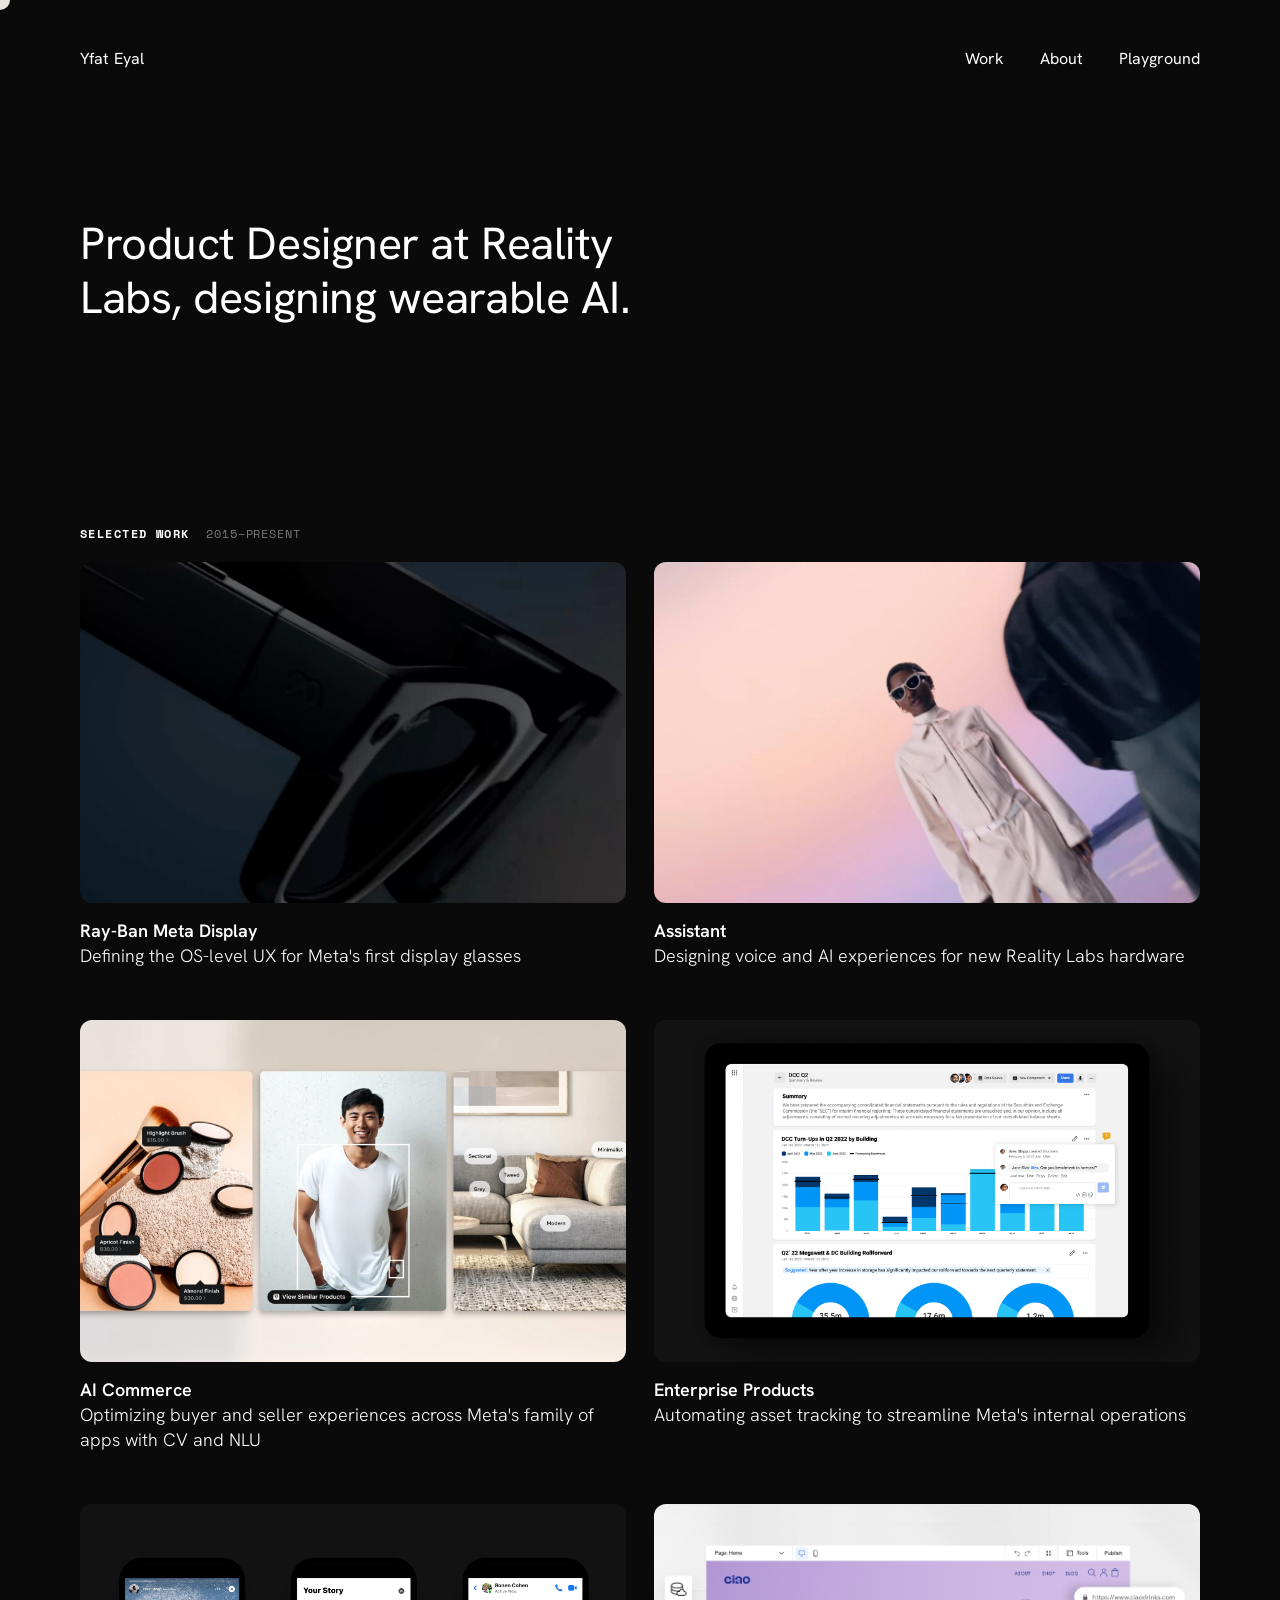
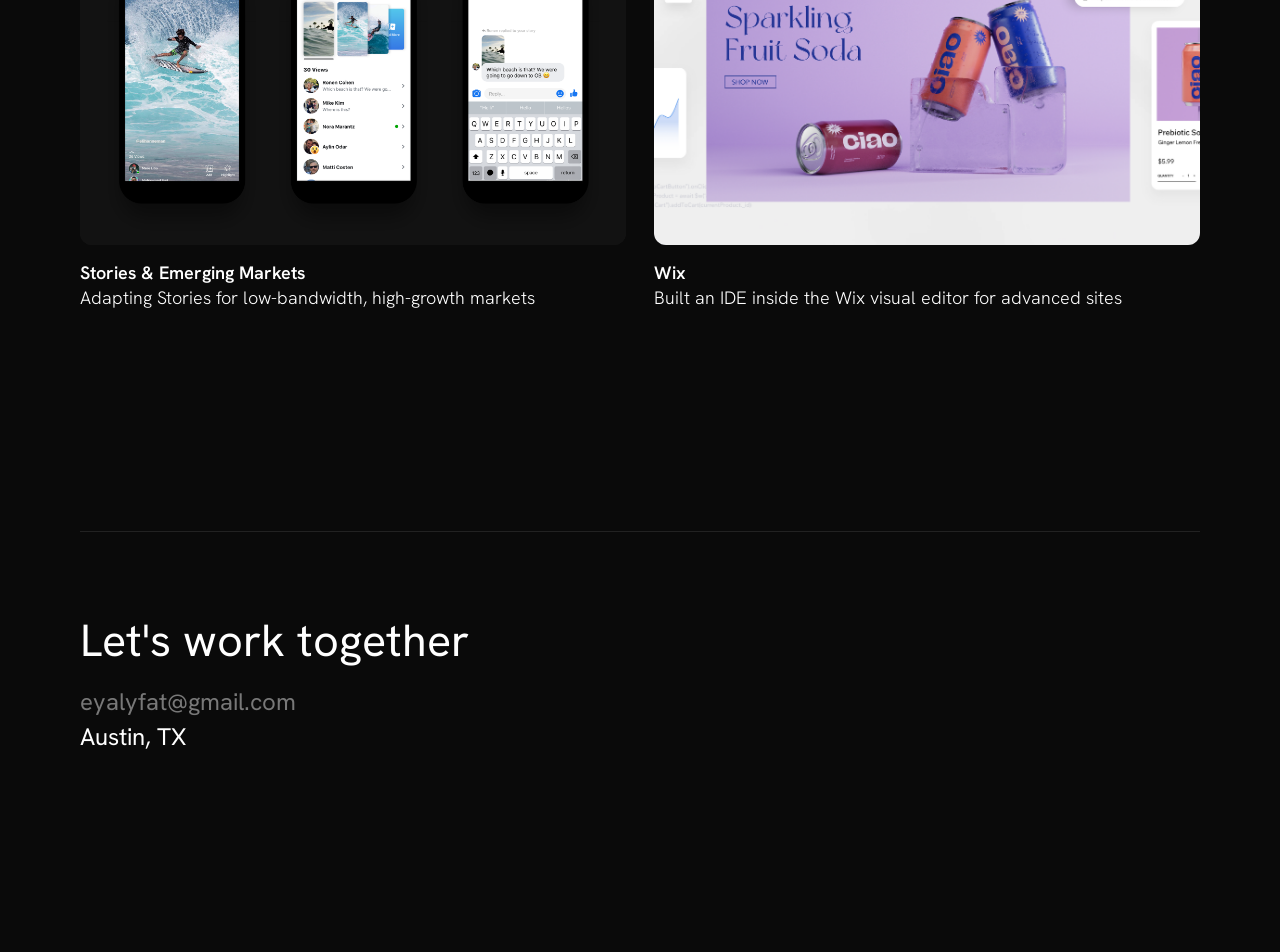
<file: index.html>
<!DOCTYPE html>
<html lang="en">
<head>
<meta charset="UTF-8">
<meta name="viewport" content="width=device-width, initial-scale=1.0">
<title>Yfat Eyal — Product Designer</title>
<link rel="icon" href='data:image/svg+xml,<svg xmlns="http://www.w3.org/2000/svg" viewBox="0 0 100 100"><text y=".9em" font-size="90">🌵</text></svg>'>
<link rel="preconnect" href="https://fonts.googleapis.com">
<link rel="preconnect" href="https://fonts.gstatic.com" crossorigin>
<link href="https://fonts.googleapis.com/css2?family=Hanken+Grotesk:wght@300;400;500;600;700&family=Space+Mono:wght@400;700&display=swap" rel="stylesheet">
<link rel="stylesheet" href="styles.css">
</head>
<body>

<!-- NAV -->
<nav id="nav">
  <a href="index.html" class="nav-name">Yfat Eyal</a>
  <div class="nav-links">
    <a href="index.html" class="nav-link">Work</a>
    <a href="about.html" class="nav-link">About</a>
    <a href="playground.html" class="nav-link">Playground</a>
  </div>
  <button class="nav-toggle" aria-label="Menu" aria-expanded="false">
    <span></span><span></span>
  </button>
</nav>

<!-- HERO -->
<section id="hero">
  <h1 class="hero-text">Product Designer at Reality Labs, designing wearable AI.</h1>
</section>

<!-- WORK -->
<section id="work">
  <div class="section-label">
    <span class="label-title">SELECTED WORK</span>
    <span class="label-date">2015–PRESENT</span>
  </div>

  <div class="work-grid">
    <div class="work-item" data-reveal>
      <div class="work-media">
        <video class="lazy-video" loop muted playsinline preload="none" poster="images/hn-poster.jpg"><source data-src="videos/hn.mp4" type="video/mp4"></video>
      </div>
      <h3 class="work-name">Ray-Ban Meta Display</h3>
      <p class="work-desc">Defining the OS-level UX for Meta's first display glasses</p>
    </div>

    <div class="work-item" data-reveal>
      <div class="work-media">
        <video class="lazy-video" loop muted playsinline preload="none" poster="images/shorter-poster.jpg"><source data-src="videos/shorter.mp4" type="video/mp4"></video>
      </div>
      <h3 class="work-name">Assistant</h3>
      <p class="work-desc">Designing voice and AI experiences for new Reality Labs hardware</p>
    </div>

    <div class="work-item" data-reveal>
      <div class="work-media">
        <img src="images/ai-commerce.webp" alt="AI Commerce" loading="lazy" decoding="async">
      </div>
      <h3 class="work-name">AI Commerce</h3>
      <p class="work-desc">Optimizing buyer and seller experiences across Meta's family of apps with CV and NLU</p>
    </div>

    <div class="work-item" data-reveal>
      <div class="work-media">
        <img src="images/enterprise.webp" alt="Enterprise Products" class="zoom" loading="lazy" decoding="async">
      </div>
      <h3 class="work-name">Enterprise Products</h3>
      <p class="work-desc">Automating asset tracking to streamline Meta's internal operations</p>
    </div>

    <div class="work-item" data-reveal>
      <div class="work-media">
        <img src="images/stories.webp" alt="Stories & Emerging Markets" loading="lazy" decoding="async">
      </div>
      <h3 class="work-name">Stories & Emerging Markets</h3>
      <p class="work-desc">Adapting Stories for low-bandwidth, high-growth markets</p>
    </div>

    <div class="work-item" data-reveal>
      <div class="work-media">
        <img src="images/wix.webp" alt="Wix" loading="lazy" decoding="async">
      </div>
      <h3 class="work-name">Wix</h3>
      <p class="work-desc">Built an IDE inside the Wix visual editor for advanced sites</p>
    </div>
  </div>
</section>

<!-- MODAL -->
<div id="modal" class="modal-overlay" onclick="if(event.target===this)closeModal()">
  <div class="modal-card">
    <button class="modal-close" onclick="closeModal()">&#x2715;</button>
    <div class="modal-hero" id="modal-hero"></div>
    <div class="modal-body">
      <h2 class="modal-title" id="modal-title"></h2>
      <div class="modal-meta">
        <div class="modal-meta-col">
          <span class="modal-label">Role</span>
          <span class="modal-value" id="modal-role"></span>
        </div>
        <div class="modal-meta-col">
          <span class="modal-label">Year</span>
          <span class="modal-value" id="modal-year"></span>
        </div>
        <div class="modal-meta-col" id="modal-platform-col" style="display:none">
          <span class="modal-label">Platform</span>
          <span class="modal-value" id="modal-platform"></span>
        </div>
      </div>
      <div class="modal-divider"></div>
      <div id="modal-sections"></div>
    </div>
  </div>
</div>

<!-- FOOTER -->
<footer id="footer">
  <div class="footer-top">
    <h2 class="footer-heading">Let's work together</h2>
    <a href="mailto:eyalyfat@gmail.com" class="footer-email">eyalyfat@gmail.com</a>
    <p class="footer-location">Austin, TX</p>
  </div>
</footer>

<div id="cursor-dot"><span class="cursor-label">VIEW</span></div>
<script src="cursor.js"></script>
<script src="app.js"></script>
<script src="nav.js"></script>
</body>
</html>
</file>
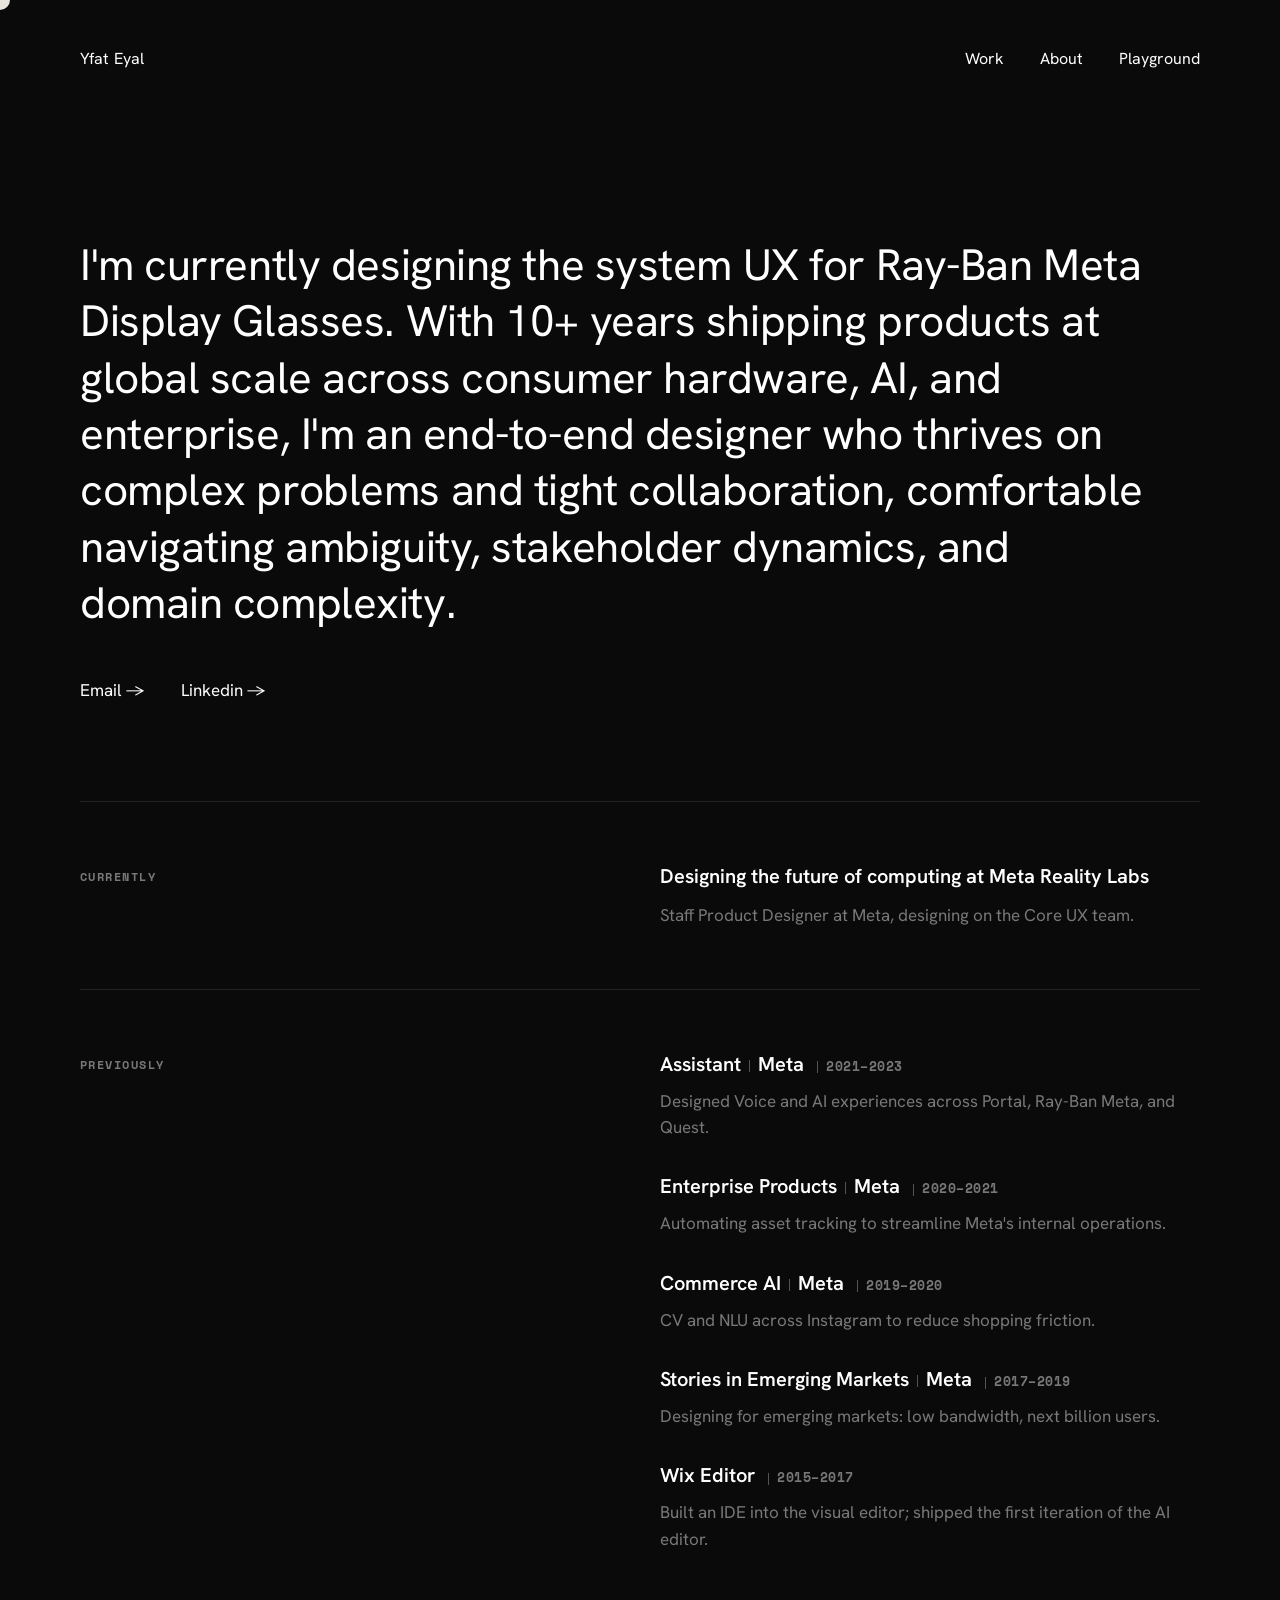
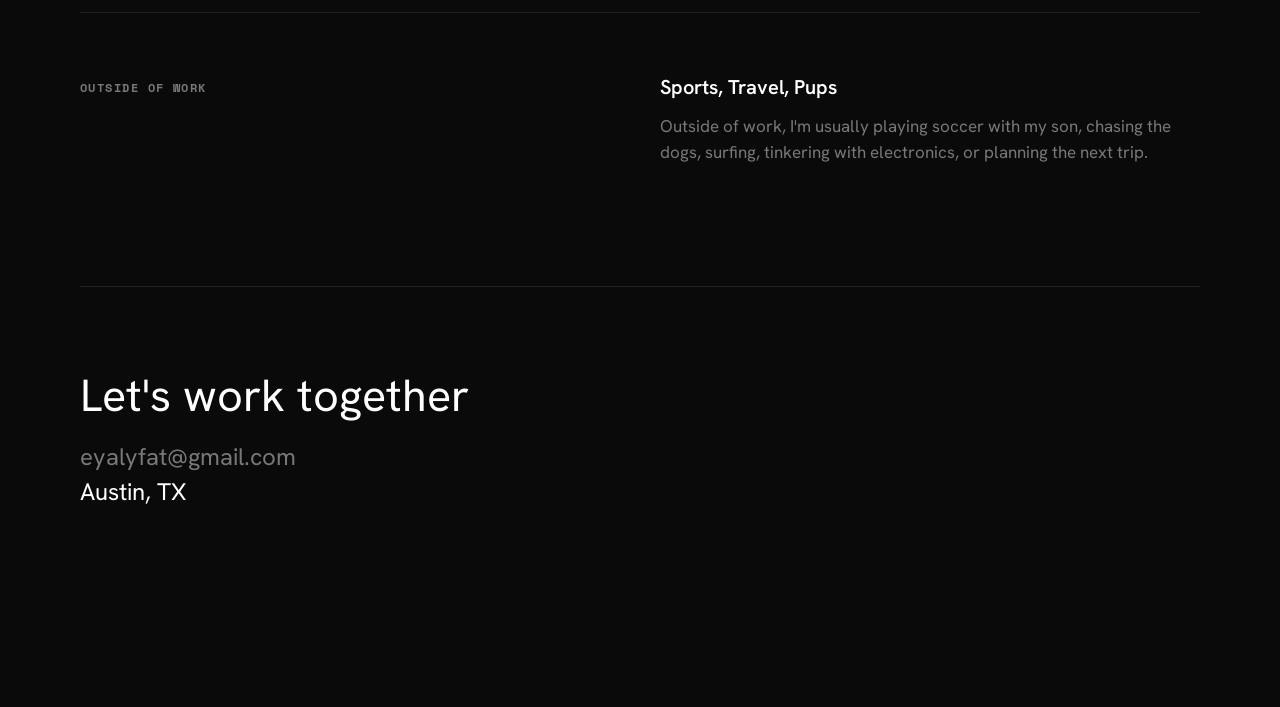
<file: about.html>
<!DOCTYPE html>
<html lang="en">
<head>
<meta charset="UTF-8">
<meta name="viewport" content="width=device-width, initial-scale=1.0">
<title>About — Yfat Eyal</title>
<link rel="icon" href='data:image/svg+xml,<svg xmlns="http://www.w3.org/2000/svg" viewBox="0 0 100 100"><text y=".9em" font-size="90">🌵</text></svg>'>
<link rel="preconnect" href="https://fonts.googleapis.com">
<link rel="preconnect" href="https://fonts.gstatic.com" crossorigin>
<link href="https://fonts.googleapis.com/css2?family=Hanken+Grotesk:wght@300;400;500;600;700&family=Space+Mono:wght@400;700&display=swap" rel="stylesheet">
<link rel="stylesheet" href="styles.css">
</head>
<body>

<!-- NAV -->
<nav id="nav">
  <a href="index.html" class="nav-name">Yfat Eyal</a>
  <div class="nav-links">
    <a href="index.html" class="nav-link">Work</a>
    <a href="about.html" class="nav-link">About</a>
    <a href="playground.html" class="nav-link">Playground</a>
  </div>
  <button class="nav-toggle" aria-label="Menu" aria-expanded="false">
    <span></span><span></span>
  </button>
</nav>

<!-- ABOUT -->
<section id="about">
  <h1 class="about-text">I'm currently designing the system UX for Ray-Ban Meta Display Glasses. With 10+ years shipping products at global scale across consumer hardware, AI, and enterprise, I'm an end-to-end designer who thrives on complex problems and tight collaboration, comfortable navigating ambiguity, stakeholder dynamics, and domain complexity.</h1>
  <div class="about-links">
    <a href="mailto:eyalyfat@gmail.com" class="about-link">Email →</a>
    <a href="https://www.linkedin.com/in/yfat-eyal-aa618156/" target="_blank" rel="noopener" class="about-link">Linkedin →</a>
  </div>
</section>

<!-- CURRENTLY -->
<section id="currently">
  <div class="currently-divider"></div>
  <div class="currently-grid">
    <div class="currently-label">CURRENTLY</div>
    <div class="currently-content">
      <h3 class="currently-title">Designing the future of computing at Meta Reality Labs</h3>
      <p class="currently-desc">Staff Product Designer at Meta, designing on the Core UX team.</p>
    </div>
  </div>
</section>

<!-- PREVIOUSLY -->
<section id="previously">
  <div class="currently-divider"></div>
  <div class="currently-grid">
    <div class="currently-label">PREVIOUSLY</div>
    <div class="currently-content">
      <div class="prev-item">
        <h3 class="currently-title">Assistant<span class="sep"></span>Meta <span class="prev-date"><span class="sep"></span>2021–2023</span></h3>
        <p class="currently-desc">Designed Voice and AI experiences across Portal, Ray-Ban Meta, and Quest.</p>
      </div>
      <div class="prev-item">
        <h3 class="currently-title">Enterprise Products<span class="sep"></span>Meta <span class="prev-date"><span class="sep"></span>2020–2021</span></h3>
        <p class="currently-desc">Automating asset tracking to streamline Meta's internal operations.</p>
      </div>
      <div class="prev-item">
        <h3 class="currently-title">Commerce AI<span class="sep"></span>Meta <span class="prev-date"><span class="sep"></span>2019–2020</span></h3>
        <p class="currently-desc">CV and NLU across Instagram to reduce shopping friction.</p>
      </div>
      <div class="prev-item">
        <h3 class="currently-title">Stories in Emerging Markets<span class="sep"></span>Meta <span class="prev-date"><span class="sep"></span>2017–2019</span></h3>
        <p class="currently-desc">Designing for emerging markets: low bandwidth, next billion users.</p>
      </div>
      <div class="prev-item">
        <h3 class="currently-title">Wix Editor <span class="prev-date"><span class="sep"></span>2015–2017</span></h3>
        <p class="currently-desc">Built an IDE into the visual editor; shipped the first iteration of the AI editor.</p>
      </div>
    </div>
  </div>
</section>

<!-- OUTSIDE OF WORK -->
<section id="outside">
  <div class="currently-divider"></div>
  <div class="currently-grid">
    <div class="currently-label">OUTSIDE OF WORK</div>
    <div class="currently-content">
      <h3 class="currently-title">Sports, Travel, Pups</h3>
      <p class="currently-desc">Outside of work, I'm usually playing soccer with my son, chasing the dogs, surfing, tinkering with electronics, or planning the next trip.</p>
    </div>
  </div>
</section>

<!-- FOOTER -->
<footer id="footer">
  <div class="footer-top">
    <h2 class="footer-heading">Let's work together</h2>
    <a href="mailto:eyalyfat@gmail.com" class="footer-email">eyalyfat@gmail.com</a>
    <p class="footer-location">Austin, TX</p>
  </div>
</footer>

<div id="cursor-dot"></div>
<script src="cursor.js"></script>
<script src="nav.js"></script>
</body>
</html>
</file>
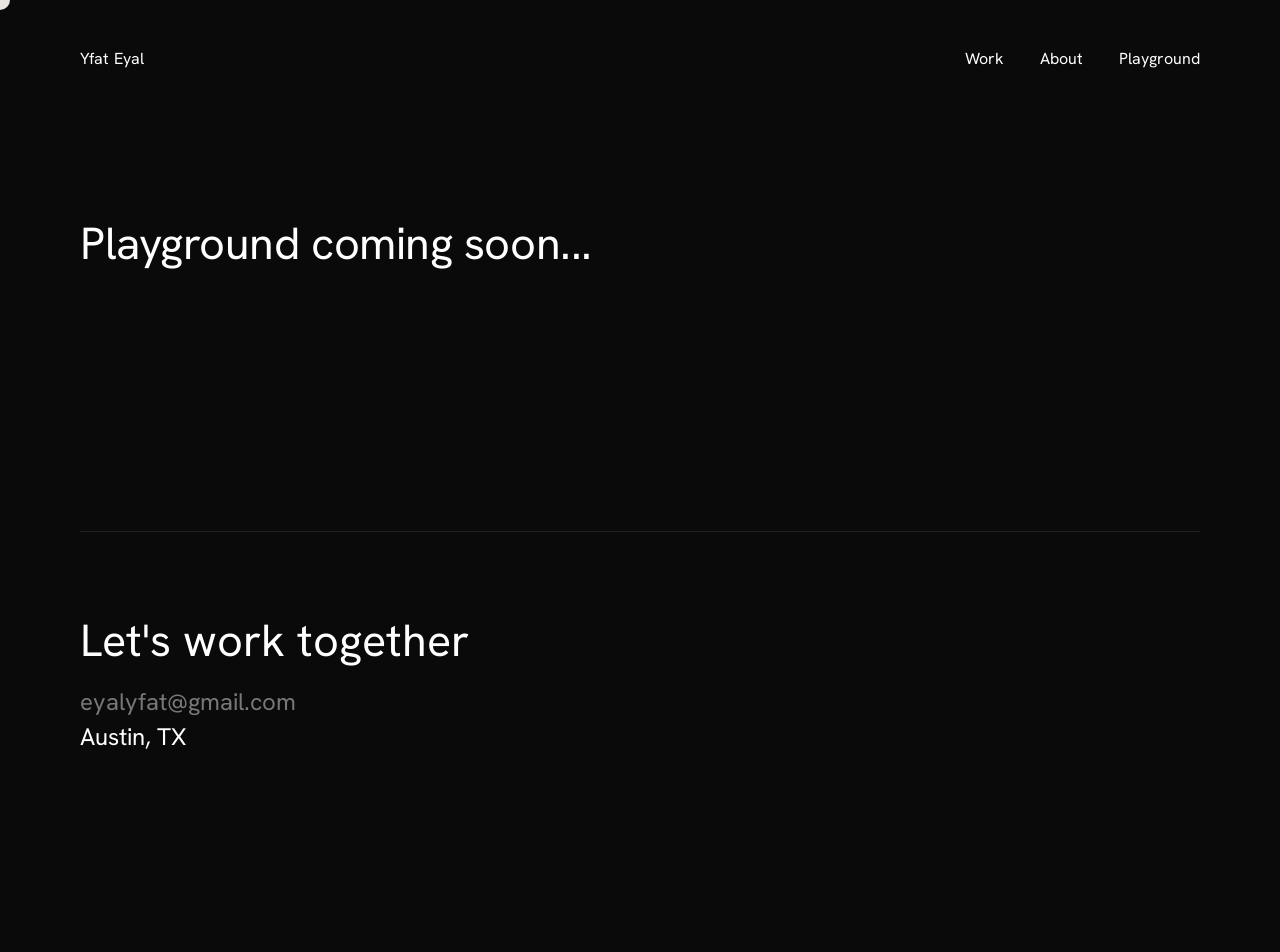
<file: playground.html>
<!DOCTYPE html>
<html lang="en">
<head>
<meta charset="UTF-8">
<meta name="viewport" content="width=device-width, initial-scale=1.0">
<title>Playground — Yfat Eyal</title>
<link rel="icon" href='data:image/svg+xml,<svg xmlns="http://www.w3.org/2000/svg" viewBox="0 0 100 100"><text y=".9em" font-size="90">🌵</text></svg>'>
<link rel="preconnect" href="https://fonts.googleapis.com">
<link rel="preconnect" href="https://fonts.gstatic.com" crossorigin>
<link href="https://fonts.googleapis.com/css2?family=Hanken+Grotesk:wght@300;400;500;600;700&family=Space+Mono:wght@400;700&display=swap" rel="stylesheet">
<link rel="stylesheet" href="styles.css">
</head>
<body>

<!-- NAV -->
<nav id="nav">
  <a href="index.html" class="nav-name">Yfat Eyal</a>
  <div class="nav-links">
    <a href="index.html" class="nav-link">Work</a>
    <a href="about.html" class="nav-link">About</a>
    <a href="playground.html" class="nav-link">Playground</a>
  </div>
  <button class="nav-toggle" aria-label="Menu" aria-expanded="false">
    <span></span><span></span>
  </button>
</nav>

<!-- PLAYGROUND -->
<section id="hero">
  <h1 class="hero-text">Playground coming soon...</h1>
</section>

<!-- FOOTER -->
<footer id="footer">
  <div class="footer-top">
    <h2 class="footer-heading">Let's work together</h2>
    <a href="mailto:eyalyfat@gmail.com" class="footer-email">eyalyfat@gmail.com</a>
    <p class="footer-location">Austin, TX</p>
  </div>
</footer>

<div id="cursor-dot"></div>
<script src="cursor.js"></script>
<script src="nav.js"></script>
</body>
</html>
</file>
<file: styles.css>
* { margin: 0; padding: 0; box-sizing: border-box; }

:root {
  --bg: #0a0a0a;
  --white: #ffffff;
  --gray-1: rgba(255, 255, 255, 0.85);
  --gray-2: rgba(255, 255, 255, 0.45);
  --font: 'Hanken Grotesk', 'Helvetica Neue', Helvetica, Arial, sans-serif;
  --mono: 'Space Mono', ui-monospace, 'SF Mono', monospace;
  --edge: 80px;
}

html { scroll-behavior: smooth; cursor: none; }
body {
  background: var(--bg);
  color: var(--white);
  font-family: var(--font);
  font-weight: 400;
  -webkit-font-smoothing: antialiased;
  cursor: none;
}
a { color: inherit; text-decoration: none; cursor: none; }

/* Page entrance — content fades and stacks in on load */
@keyframes fadeStackIn {
  from { opacity: 0; transform: translateY(18px); }
  to { opacity: 1; transform: translateY(0); }
}

@keyframes fadeIn {
  from { opacity: 0; }
  to { opacity: 1; }
}

#hero,
#about,
#work,
#currently,
#previously,
#outside,
#footer {
  opacity: 0;
  animation: fadeStackIn 0.7s cubic-bezier(0.16, 1, 0.3, 1) forwards;
}

/* Nav fades with opacity only — a transform here would trap the nav links
   beneath the cursor pill (stacking context), hiding hovered text. */
#nav {
  opacity: 0;
  animation: fadeIn 0.6s ease forwards;
  animation-delay: 0.05s;
}

#hero, #about { animation-delay: 0.18s; }
#work, #currently { animation-delay: 0.30s; }
#previously { animation-delay: 0.42s; }
#outside { animation-delay: 0.50s; }
#footer { animation-delay: 0.30s; }

@media (prefers-reduced-motion: reduce) {
  #nav, #hero, #about, #work, #currently, #previously, #outside, #footer {
    opacity: 1;
    animation: none;
  }
}

/* CURSOR */
#cursor-dot {
  position: fixed;
  top: 0; left: 0;
  width: 20px; height: 20px;
  border-radius: 50%;
  background: #e8e4de;
  pointer-events: none;
  z-index: 10001;
  display: flex;
  align-items: center;
  justify-content: center;
  transition: width 0.3s ease, height 0.3s ease, margin 0.3s ease;
}

#cursor-dot.on-project {
  width: 120px;
  height: 120px;
}

#cursor-dot .cursor-label {
  font-size: 13px;
  font-weight: 600;
  letter-spacing: 0.1em;
  color: #0a0a0a;
  opacity: 0;
  transition: opacity 0.2s ease;
}

#cursor-dot.on-project .cursor-label {
  opacity: 1;
}

#cursor-dot.on-nav {
  border-radius: 100px;
  background: #ffffff;
  mix-blend-mode: difference;
}

#cursor-dot.on-name {
  width: 44px;
  height: 44px;
  background: transparent;
}

#cursor-dot.on-name .cursor-label { display: none; }

#cursor-dot.on-name::after {
  content: "👋";
  font-size: 34px;
  line-height: 1;
}

#cursor-dot.on-cowboy {
  width: 44px;
  height: 44px;
  background: transparent;
}

#cursor-dot.on-cowboy .cursor-label { display: none; }

#cursor-dot.on-cowboy::after {
  content: "🤠";
  font-size: 34px;
  line-height: 1;
}

/* ================================ */
/* NAV                              */
/* ================================ */
#nav {
  display: flex;
  justify-content: space-between;
  align-items: center;
  padding: 48px var(--edge);
}

.nav-logo {
  display: flex;
  align-items: center;
}

.nav-cactus {
  width: 41px;
  height: auto;
  object-fit: contain;
}

.nav-eyes {
  display: flex;
  gap: 2px;
  align-items: center;
}

.eye {
  width: 28px;
  height: 28px;
  background: var(--white);
  border-radius: 50%;
  display: flex;
  align-items: center;
  justify-content: center;
  position: relative;
  overflow: hidden;
  animation: blink 4s ease-in-out infinite;
}

.eye:nth-child(2) {
  animation-delay: 0.05s;
}

@keyframes blink {
  0%, 18%, 22%, 100% { transform: scaleY(1); }
  20% { transform: scaleY(0.05); }
}

.pupil {
  width: 12px;
  height: 12px;
  background: #0a0a0a;
  border-radius: 50%;
  position: absolute;
  transition: transform 0.08s ease-out;
}

.nav-name {
  font-family: var(--font);
  font-size: 16px;
  font-weight: 400;
  letter-spacing: 0.01em;
}

.nav-links {
  display: flex;
  gap: 36px;
}

.nav-link {
  font-size: 16px;
  color: var(--white);
  transition: color 0.2s ease;
  position: relative;
  z-index: 10000;
}

/* No hover color change — the cursor pill uses mix-blend-mode to invert the text. */

.nav-toggle {
  display: none;
  flex-direction: column;
  justify-content: center;
  gap: 7px;
  width: 30px;
  height: 30px;
  padding: 0;
  background: none;
  border: none;
  cursor: none;
  position: relative;
  z-index: 60;
}

.nav-toggle span {
  display: block;
  width: 26px;
  height: 2px;
  background: var(--white);
  transition: transform 0.25s ease;
}

.nav-toggle.open span:nth-child(1) { transform: translateY(4.5px) rotate(45deg); }
.nav-toggle.open span:nth-child(2) { transform: translateY(-4.5px) rotate(-45deg); }

/* ================================ */
/* HERO                             */
/* ================================ */
#hero {
  padding: 100px var(--edge) 200px;
  max-width: 778px;
}

.hero-text {
  font-size: 45px;
  line-height: 1.2;
  font-weight: 400;
  letter-spacing: -0.01em;
}

.hero-bold {
  color: var(--white);
  font-weight: 400;
}

.hero-light {
  color: var(--white);
}

/* ================================ */
/* WORK                             */
/* ================================ */
#work {
  padding: 0 var(--edge) 160px;
}

.section-label {
  display: flex;
  gap: 16px;
  align-items: baseline;
  margin-bottom: 20px;
}

.label-title {
  font-family: var(--mono);
  font-size: 12px;
  font-weight: 600;
  letter-spacing: 0.12em;
  color: var(--white);
}

.label-date {
  font-family: var(--mono);
  font-size: 12px;
  font-weight: 400;
  letter-spacing: 0.08em;
  color: var(--gray-2);
}

.work-grid {
  display: grid;
  grid-template-columns: 1fr 1fr;
  gap: 52px 28px;
}

.work-item {
  opacity: 0;
  transform: translateY(30px);
  transition: opacity 0.7s cubic-bezier(0.16, 1, 0.3, 1),
              transform 0.7s cubic-bezier(0.16, 1, 0.3, 1);
}

.work-item.revealed {
  opacity: 1;
  transform: translateY(0);
}

.work-media {
  width: 100%;
  aspect-ratio: 16 / 10;
  border-radius: 12px;
  overflow: hidden;
  background: #161616;
  margin-bottom: 16px;
}

.work-media video,
.work-media img {
  width: 100%;
  height: 100%;
  object-fit: cover;
  display: block;
}

.work-media img.zoom {
  transform: scale(1.15);
}

.work-placeholder {
  width: 100%;
  height: 100%;
  background: #1a1a1a;
}

.work-name {
  font-size: 18px;
  font-weight: 600;
  color: var(--white);
  margin-bottom: 1px;
}

.work-desc {
  font-size: 18px;
  font-weight: 300;
  color: var(--white);
  line-height: 1.4;
}

/* ================================ */
/* MODAL                            */
/* ================================ */
.modal-overlay {
  display: none;
  position: fixed;
  inset: 0;
  background: rgba(0, 0, 0, 0.7);
  z-index: 10000;
  align-items: flex-start;
  justify-content: center;
  padding: 32px 40px;
  overflow-y: auto;
}

.modal-overlay.open {
  display: flex;
}

.modal-card {
  background: #141414;
  border-radius: 28px;
  width: 100%;
  max-width: 880px;
  max-height: 92vh;
  overflow-y: auto;
  position: relative;
  margin: auto;
}

.modal-close {
  position: sticky;
  top: 16px;
  float: right;
  margin-right: 20px;
  margin-top: 16px;
  background: none;
  border: none;
  color: var(--white);
  font-size: 22px;
  cursor: pointer;
  z-index: 10;
  opacity: 0.7;
  transition: opacity 0.2s;
}

.modal-close:hover { opacity: 1; }

.modal-hero {
  aspect-ratio: 16 / 9;
  background: #0a0a0a;
  overflow: hidden;
  border-radius: 28px;
  margin: 43px 32px 0;
}

.modal-hero video,
.modal-hero img {
  width: 100%;
  height: 100%;
  object-fit: cover;
}

.modal-body {
  padding: 28px 32px 43px;
}

.modal-title {
  font-size: 44px;
  font-weight: 500;
  color: var(--white);
  margin-bottom: 24px;
}

.modal-meta {
  display: flex;
  gap: 60px;
  margin-bottom: 24px;
}

.modal-meta-col {
  display: flex;
  flex-direction: column;
  gap: 4px;
}

.modal-label {
  font-size: 12px;
  font-weight: 500;
  letter-spacing: 0.08em;
  text-transform: uppercase;
  color: var(--gray-2);
}

.modal-value {
  font-size: 16px;
  color: var(--white);
}

.modal-divider {
  height: 1px;
  background: rgba(255, 255, 255, 0.1);
  margin-bottom: 32px;
}

.modal-section {
  margin-bottom: 32px;
}

.modal-section:last-child {
  margin-bottom: 0;
}

.modal-section-label {
  font-size: 12px;
  font-weight: 500;
  letter-spacing: 0.1em;
  text-transform: uppercase;
  color: var(--gray-2);
  margin-bottom: 12px;
}

.modal-section-text {
  font-size: 18px;
  line-height: 1.6;
  color: var(--white);
}

.modal-bullets {
  list-style: none;
  font-size: 18px;
  line-height: 1.55;
  color: var(--white);
}

.modal-bullets li {
  position: relative;
  padding-left: 22px;
  margin-bottom: 10px;
}

.modal-bullets li:last-child { margin-bottom: 0; }

.modal-bullets li::before {
  content: "•";
  position: absolute;
  left: 0;
  color: var(--gray-2);
}

.modal-section-img {
  width: 100%;
  height: auto;
  border-radius: 28px;
  margin-top: 16px;
  display: block;
}

.modal-embed {
  position: relative;
  width: 100%;
  aspect-ratio: 16 / 9;
  margin-top: 16px;
  border-radius: 28px;
  overflow: hidden;
}

.modal-embed iframe {
  position: absolute;
  inset: 0;
  width: 100%;
  height: 100%;
  border: 0;
}

.modal-embed-thumb {
  position: absolute;
  inset: 0;
  width: 100%;
  height: 100%;
  object-fit: cover;
}

.modal-embed-play {
  position: absolute;
  top: 50%;
  left: 50%;
  transform: translate(-50%, -50%);
  width: 68px;
  height: 48px;
  background: rgba(0, 0, 0, 0.65);
  border-radius: 14px;
  z-index: 2;
  transition: background 0.2s ease;
}

.modal-embed:hover .modal-embed-play {
  background: #ff0000;
}

.modal-embed-play::after {
  content: "";
  position: absolute;
  top: 50%;
  left: 50%;
  transform: translate(-40%, -50%);
  border-style: solid;
  border-width: 9px 0 9px 15px;
  border-color: transparent transparent transparent #fff;
}

/* ================================ */
/* FOOTER                           */
/* ================================ */
#footer {
  position: relative;
  padding: 80px var(--edge) 200px;
  margin-top: 60px;
}

#footer::before {
  content: "";
  position: absolute;
  top: 0;
  left: var(--edge);
  right: var(--edge);
  height: 1px;
  background: rgba(255, 255, 255, 0.1);
}

.footer-heading {
  font-size: 45px;
  font-weight: 400;
  color: var(--white);
  margin-bottom: 16px;
}

.footer-email {
  font-size: 24px;
  color: var(--gray-2);
  display: block;
  margin-bottom: 4px;
  transition: color 0.2s;
}

.footer-email:hover { color: var(--white); }

.footer-location {
  font-size: 24px;
  color: var(--white);
}

.footer-bottom {
  margin-top: 80px;
}

.footer-copy {
  font-size: 14px;
  color: var(--gray-2);
}

/* ================================ */
/* ABOUT PAGE                       */
/* ================================ */
#about {
  padding: 120px var(--edge) 100px;
  max-width: 1240px;
}

.about-label {
  font-family: var(--mono);
  font-size: 12px;
  font-weight: 600;
  letter-spacing: 0.12em;
  color: var(--gray-2);
  margin-bottom: 36px;
}

.about-text {
  font-size: 44px;
  font-weight: 400;
  line-height: 1.28;
  letter-spacing: -0.01em;
  color: var(--white);
  margin-bottom: 48px;
}

.about-links {
  display: flex;
  flex-direction: row;
  flex-wrap: wrap;
  gap: 36px;
}

.about-link {
  font-size: 17px;
  color: var(--white);
  transition: opacity 0.2s;
}

.about-link:hover { opacity: 0.5; }

#currently, #previously, #outside {
  padding: 0 var(--edge) 60px;
}

.currently-divider {
  height: 1px;
  background: rgba(255, 255, 255, 0.1);
  margin-bottom: 60px;
}

.currently-grid {
  display: grid;
  grid-template-columns: 1fr 1fr;
  gap: 40px;
}

.currently-label {
  font-family: var(--mono);
  font-size: 12px;
  font-weight: 600;
  letter-spacing: 0.12em;
  color: var(--gray-2);
  padding-top: 6px;
}

.currently-title {
  font-size: 20px;
  font-weight: 600;
  color: var(--white);
  line-height: 1.4;
  margin-bottom: 12px;
}

.currently-desc {
  font-size: 17px;
  color: var(--gray-2);
  line-height: 1.55;
  max-width: 600px;
}

.resume-link {
  display: inline-block;
  margin-top: 28px;
  font-size: 16px;
  color: var(--white);
  transition: opacity 0.2s;
}

.resume-link:hover { opacity: 0.5; }

.prev-item .currently-title { margin-bottom: 10px; }

.prev-date {
  font-family: var(--mono);
  font-size: 13px;
  letter-spacing: 0.04em;
  color: var(--gray-2);
}

.sep {
  display: inline-block;
  width: 1px;
  height: 12px;
  background: rgba(255, 255, 255, 0.3);
  margin: 0 8px;
  vertical-align: middle;
}
.prev-item {
  margin-bottom: 32px;
}

.prev-item:last-child {
  margin-bottom: 0;
}

/* ================================ */
/* RESPONSIVE                       */
/* ================================ */
@media (max-width: 900px) {
  :root { --edge: 32px; }
  .hero-text { font-size: 40px; }
  .footer-heading { font-size: 40px; }
  .about-text { font-size: 34px; }
  #hero { padding: 60px var(--edge) 130px; }
  .work-grid { grid-template-columns: 1fr; gap: 56px; }
  .currently-grid { grid-template-columns: 1fr; gap: 20px; }
}

@media (max-width: 900px) {
  #nav {
    position: sticky;
    top: 0;
    background: var(--bg);
    z-index: 1000;
    padding: 24px var(--edge);
  }
  .nav-toggle { display: flex; }
  .nav-name { position: relative; z-index: 60; }
  .nav-links {
    position: fixed;
    inset: 0;
    flex-direction: column;
    align-items: flex-start;
    justify-content: flex-start;
    gap: 4px;
    margin: 0;
    padding: 96px var(--edge) 40px;
    background: var(--bg);
    opacity: 0;
    visibility: hidden;
    transition: opacity 0.25s ease, visibility 0s linear 0.5s;
    z-index: 50;
  }
  .nav-links.open {
    opacity: 1;
    visibility: visible;
    transition: opacity 0.25s ease;
  }
  .nav-link {
    font-size: 40px;
    font-weight: 400;
    line-height: 1.3;
    opacity: 0;
    transform: translateY(12px);
    transition: opacity 0.45s ease, transform 0.45s cubic-bezier(0.16, 1, 0.3, 1);
  }
  .nav-links.open .nav-link {
    opacity: 1;
    transform: translateY(0);
  }
  .nav-links.open .nav-link:nth-child(1) { transition-delay: 0.10s; }
  .nav-links.open .nav-link:nth-child(2) { transition-delay: 0.18s; }
  .nav-links.open .nav-link:nth-child(3) { transition-delay: 0.26s; }
  .nav-links.open .nav-link:nth-child(4) { transition-delay: 0.34s; }
}

@media (max-width: 480px) {
  :root { --edge: 20px; }
  .hero-text { font-size: 34px; }
  .footer-heading { font-size: 34px; }
  .about-text { font-size: 27px; }
  .nav-name { font-size: 13px; }
  .nav-link { font-size: 34px; }
}
</file>
